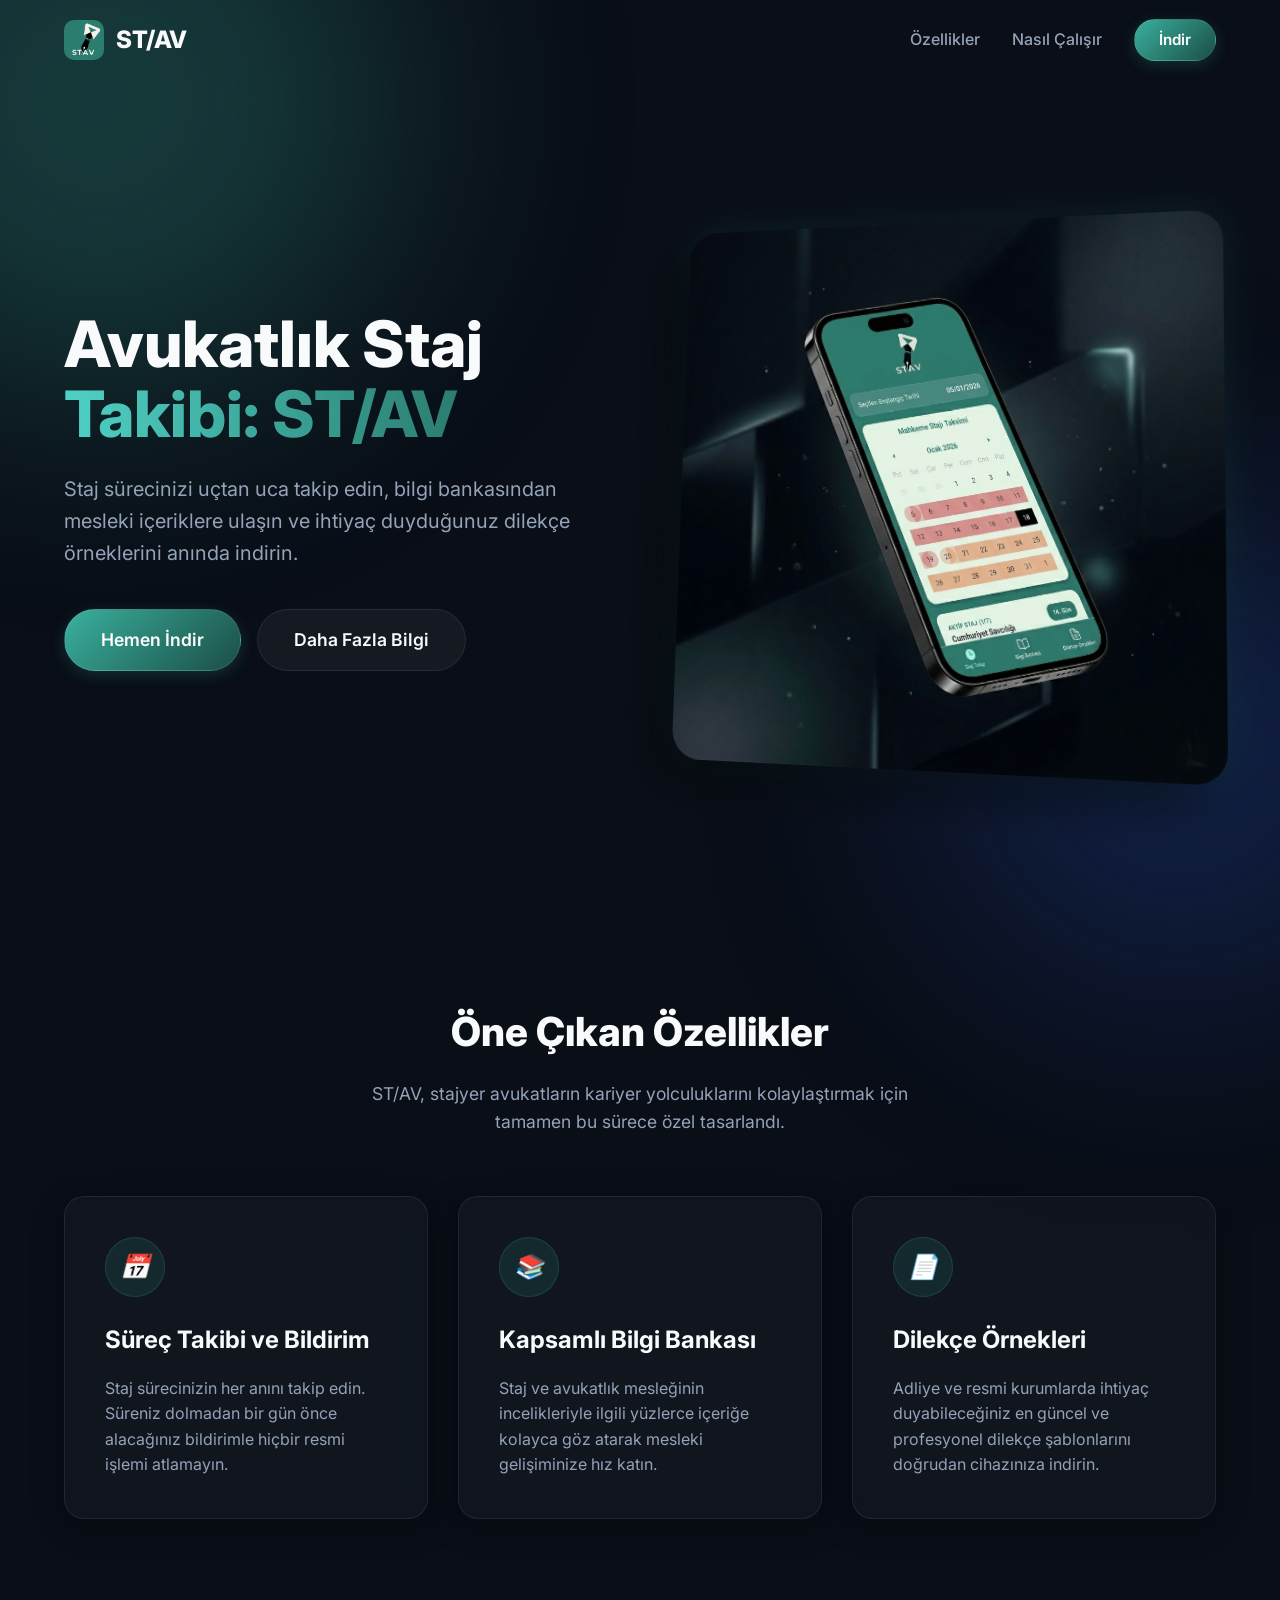
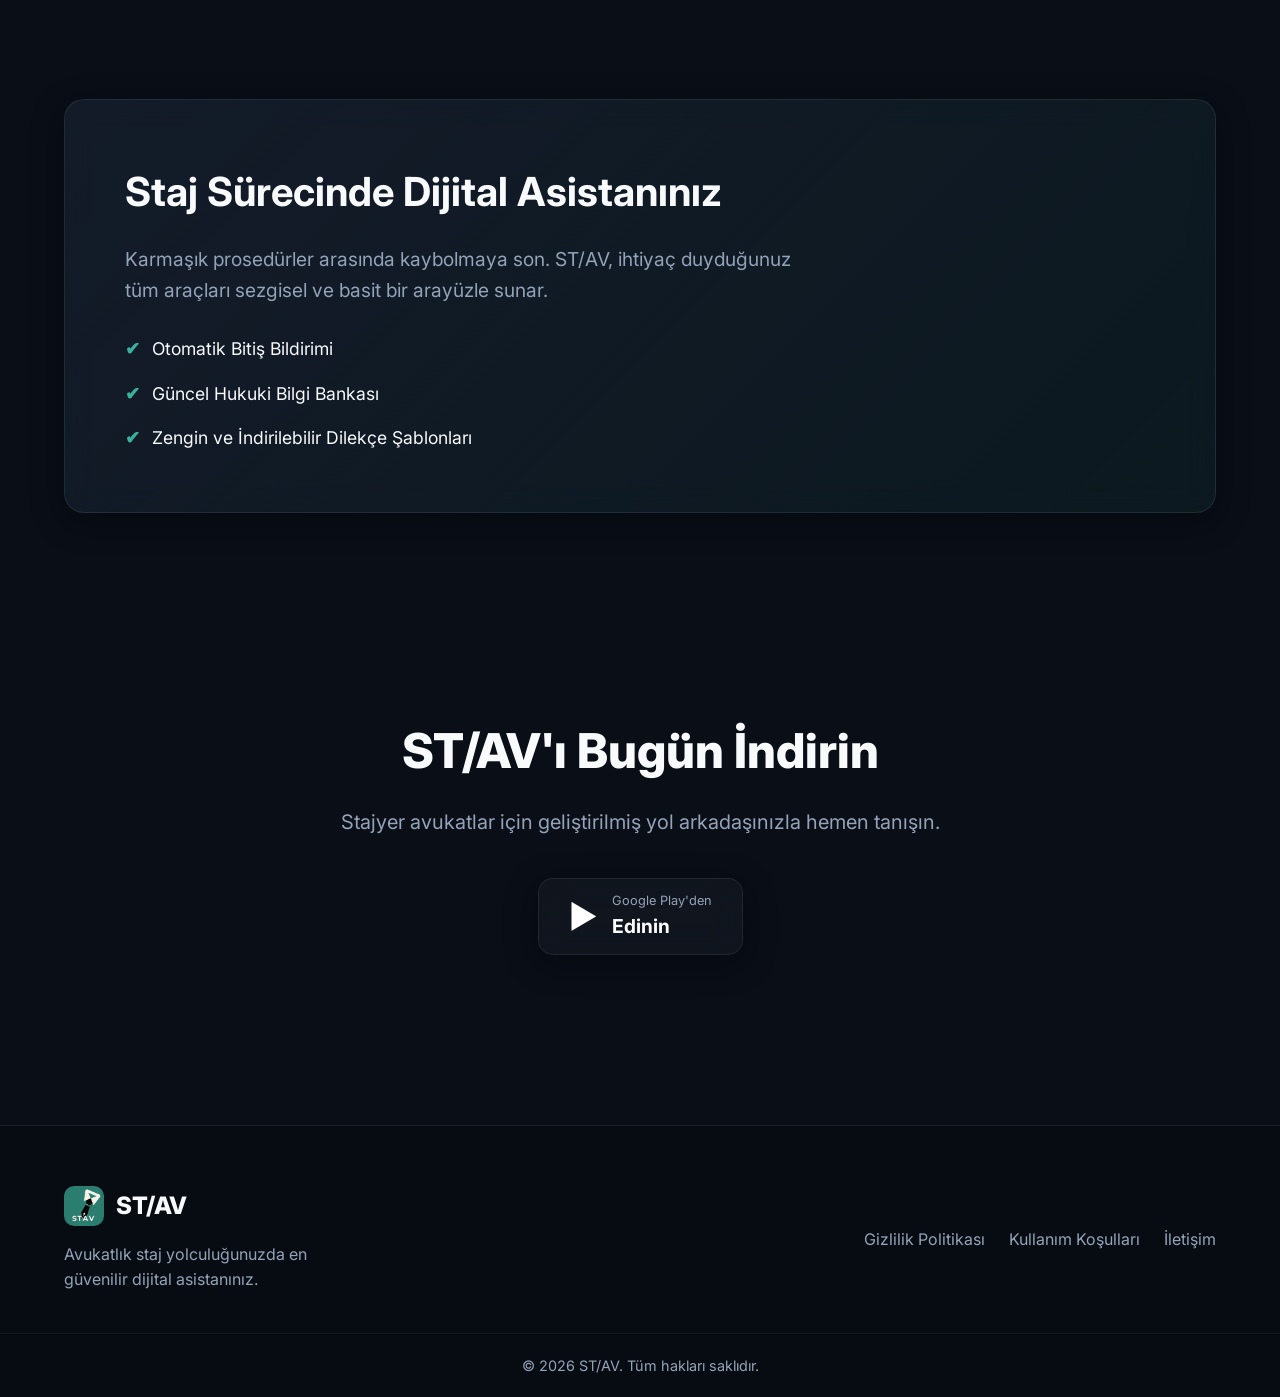
<file: index.html>
<!DOCTYPE html>
<html lang="tr">

<head>
    <meta charset="UTF-8">
    <meta name="viewport" content="width=device-width, initial-scale=1.0">
    <meta name="google-site-verification" content="RLGcofrly5GuJxAuAfyYXHSe_fTHsqqPBEHUUIoNhHA" />
    <title>ST/AV - Avukatlık Staj Takip Uygulaması</title>
    <link rel="preconnect" href="https://fonts.googleapis.com">
    <link rel="preconnect" href="https://fonts.gstatic.com" crossorigin>
    <link href="https://fonts.googleapis.com/css2?family=Inter:wght@300;400;600;800&display=swap" rel="stylesheet">
    <link rel="stylesheet" href="style.css">
</head>

<body>
    <div class="bg-glow glow-1"></div>
    <div class="bg-glow glow-2"></div>

    <header class="glass-header">
        <div class="container nav-container">
            <a href="#" class="logo-wrapper">
                <img src="image/storeLogo_512x512.png" alt="ST/AV Logo" class="logo-img">
                <span class="logo-text">ST/AV</span>
            </a>
            <div class="menu-toggle"><span class="bar"></span><span class="bar"></span><span class="bar"></span></div>
            <nav class="nav-links">
                <a href="#features">Özellikler</a>
                <a href="#how-it-works">Nasıl Çalışır</a>
                <a href="#download" class="btn-primary-small">İndir</a>
            </nav>
        </div>
    </header>

    <main>
        <section id="hero" class="hero-section container">
            <div class="hero-content animate-on-scroll">
                <h1>Avukatlık Staj<br><span class="text-gradient">Takibi: ST/AV</span></h1>
                <p>Staj sürecinizi uçtan uca takip edin, bilgi bankasından mesleki içeriklere ulaşın ve ihtiyaç
                    duyduğunuz dilekçe örneklerini anında indirin.</p>
                <div class="hero-buttons">
                    <a href="#download" class="btn-primary">Hemen İndir</a>
                    <a href="#features" class="btn-secondary">Daha Fazla Bilgi</a>
                </div>
            </div>
            <div class="hero-image-wrapper animate-on-scroll delay-1">
                <img src="image/mockup.png" alt="ST/AV App Mockup" class="hero-mockup">
            </div>
        </section>

        <section id="features" class="features-section container animate-on-scroll">
            <div class="section-title">
                <h2>Öne Çıkan Özellikler</h2>
                <p>ST/AV, stajyer avukatların kariyer yolculuklarını kolaylaştırmak için tamamen bu sürece özel
                    tasarlandı.</p>
            </div>

            <div class="features-grid">
                <div class="feature-card glass-panel">
                    <div class="icon-circle">
                        <i>📅</i>
                    </div>
                    <h3>Süreç Takibi ve Bildirim</h3>
                    <p>Staj sürecinizin her anını takip edin. Süreniz dolmadan bir gün önce alacağınız bildirimle hiçbir
                        resmi işlemi atlamayın.</p>
                </div>
                <div class="feature-card glass-panel">
                    <div class="icon-circle">
                        <i>📚</i>
                    </div>
                    <h3>Kapsamlı Bilgi Bankası</h3>
                    <p>Staj ve avukatlık mesleğinin incelikleriyle ilgili yüzlerce içeriğe kolayca göz atarak mesleki
                        gelişiminize hız katın.</p>
                </div>
                <div class="feature-card glass-panel">
                    <div class="icon-circle">
                        <i>📄</i>
                    </div>
                    <h3>Dilekçe Örnekleri</h3>
                    <p>Adliye ve resmi kurumlarda ihtiyaç duyabileceğiniz en güncel ve profesyonel dilekçe şablonlarını
                        doğrudan cihazınıza indirin.</p>
                </div>
            </div>
        </section>

        <section id="how-it-works" class="highlight-section container animate-on-scroll">
            <div class="glass-panel highlight-panel">
                <div class="highlight-text">
                    <h2>Staj Sürecinde Dijital Asistanınız</h2>
                    <p>Karmaşık prosedürler arasında kaybolmaya son. ST/AV, ihtiyaç duyduğunuz tüm araçları sezgisel ve
                        basit bir arayüzle sunar.</p>
                    <ul class="check-list">
                        <li><span>✔</span> Otomatik Bitiş Bildirimi</li>
                        <li><span>✔</span> Güncel Hukuki Bilgi Bankası</li>
                        <li><span>✔</span> Zengin ve İndirilebilir Dilekçe Şablonları</li>
                    </ul>
                </div>
            </div>
        </section>

        <section id="download" class="cta-section container animate-on-scroll">
            <h2>ST/AV'ı Bugün İndirin</h2>
            <p>Stajyer avukatlar için geliştirilmiş yol arkadaşınızla hemen tanışın.</p>
            <div class="store-buttons">
                <!-- <button class="store-btn glass-panel">
                    <div class="store-icon">🍎</div>
                    <div class="store-text">
                        <span>App Store'dan</span>
                        <strong>İndirin</strong>
                    </div>
                </button> -->
                <a href="https://play.google.com/store/apps/details?id=com.enssyyss.stav" target="_blank"
                    rel="noopener noreferrer" class="store-btn glass-panel" style="text-decoration: none;">
                    <div class="store-icon">▶️</div>
                    <div class="store-text">
                        <span>Google Play'den</span>
                        <strong>Edinin</strong>
                    </div>
                </a>
            </div>
        </section>
    </main>

    <footer class="footer-section">
        <div class="container footer-content">
            <div class="footer-left">
                <a href="index.html" class="logo-wrapper">
                    <img src="image/storeLogo_512x512.png" alt="ST/AV Logo" class="logo-img">
                    <span class="logo-text">ST/AV</span>
                </a>
                <p>Avukatlık staj yolculuğunuzda en güvenilir dijital asistanınız.</p>
            </div>
            <div class="footer-links">
                <a href="gizlilik.html">Gizlilik Politikası</a>
                <a href="kosullar.html">Kullanım Koşulları</a>
                <a href="iletisim.html">İletişim</a>
            </div>
        </div>
        <div class="footer-bottom">
            <p>&copy; 2026 ST/AV. Tüm hakları saklıdır.</p>
        </div>
    </footer>

    <script src="script.js"></script>
</body>

</html>
</file>
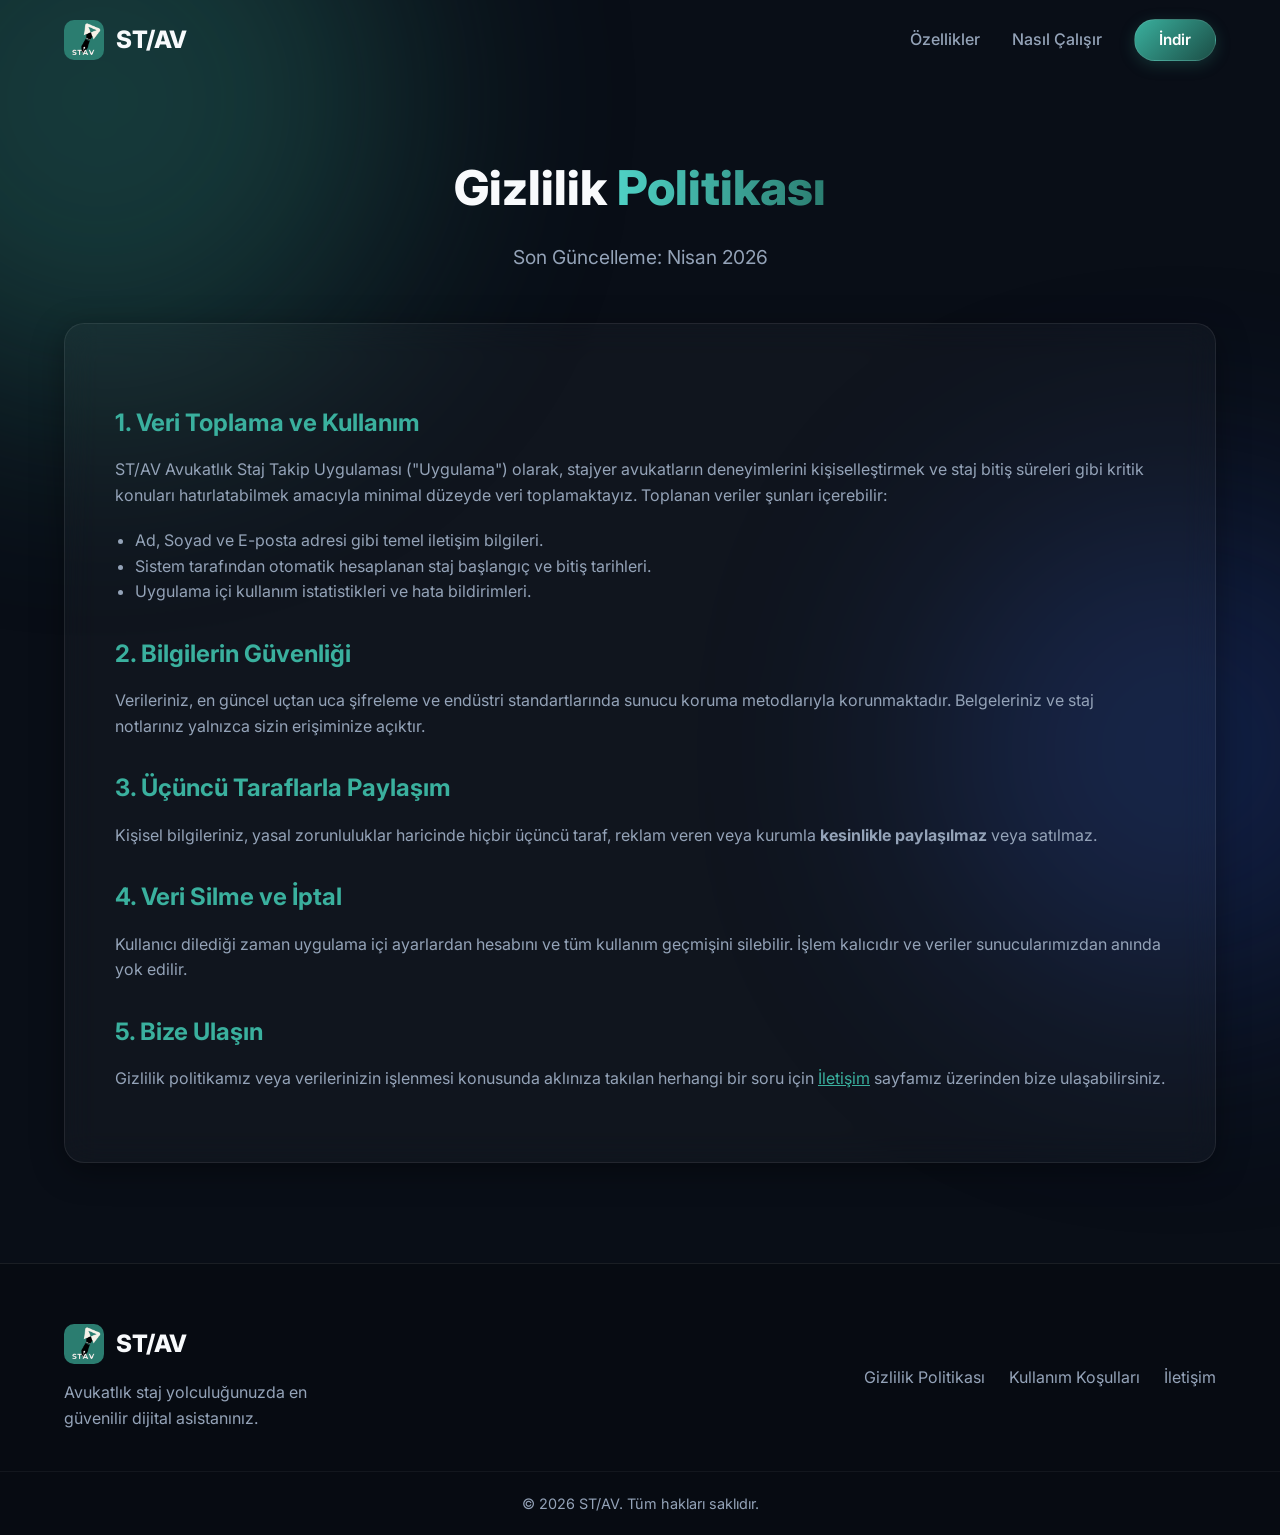
<file: gizlilik.html>
<!DOCTYPE html>
<html lang="tr">
<head>
    <meta charset="UTF-8">
    <meta name="viewport" content="width=device-width, initial-scale=1.0">
    <title>Gizlilik Politikası - ST/AV</title>
    <link rel="preconnect" href="https://fonts.googleapis.com">
    <link rel="preconnect" href="https://fonts.gstatic.com" crossorigin>
    <link href="https://fonts.googleapis.com/css2?family=Inter:wght@300;400;600;800&display=swap" rel="stylesheet">
    <link rel="stylesheet" href="style.css">
</head>
<body>
    <div class="bg-glow glow-1"></div>
    <div class="bg-glow glow-2"></div>

    <header class="glass-header">
        <div class="container nav-container">
            <a href="index.html" class="logo-wrapper">
                <img src="image/storeLogo_512x512.png" alt="ST/AV Logo" class="logo-img">
                <span class="logo-text">ST/AV</span>
            </a>
            <div class="menu-toggle"><span class="bar"></span><span class="bar"></span><span class="bar"></span></div>
            <nav class="nav-links">
                <a href="index.html#features">Özellikler</a>
                <a href="index.html#how-it-works">Nasıl Çalışır</a>
                <a href="index.html#download" class="btn-primary-small">İndir</a>
            </nav>
        </div>
    </header>

    <main>
        <section class="page-header container animate-on-scroll">
            <h1>Gizlilik <span class="text-gradient">Politikası</span></h1>
            <p style="color: var(--color-text-muted); font-size: 1.2rem; margin-top: 15px;">Son Güncelleme: Nisan 2026</p>
        </section>

        <section class="container animate-on-scroll delay-1">
            <div class="glass-panel content-panel">
                <h2>1. Veri Toplama ve Kullanım</h2>
                <p>ST/AV Avukatlık Staj Takip Uygulaması ("Uygulama") olarak, stajyer avukatların deneyimlerini kişiselleştirmek ve staj bitiş süreleri gibi kritik konuları hatırlatabilmek amacıyla minimal düzeyde veri toplamaktayız. Toplanan veriler şunları içerebilir:</p>
                <ul>
                    <li>Ad, Soyad ve E-posta adresi gibi temel iletişim bilgileri.</li>
                    <li>Sistem tarafından otomatik hesaplanan staj başlangıç ve bitiş tarihleri.</li>
                    <li>Uygulama içi kullanım istatistikleri ve hata bildirimleri.</li>
                </ul>

                <h2>2. Bilgilerin Güvenliği</h2>
                <p>Verileriniz, en güncel uçtan uca şifreleme ve endüstri standartlarında sunucu koruma metodlarıyla korunmaktadır. Belgeleriniz ve staj notlarınız yalnızca sizin erişiminize açıktır.</p>

                <h2>3. Üçüncü Taraflarla Paylaşım</h2>
                <p>Kişisel bilgileriniz, yasal zorunluluklar haricinde hiçbir üçüncü taraf, reklam veren veya kurumla <strong>kesinlikle paylaşılmaz</strong> veya satılmaz.</p>

                <h2>4. Veri Silme ve İptal</h2>
                <p>Kullanıcı dilediği zaman uygulama içi ayarlardan hesabını ve tüm kullanım geçmişini silebilir. İşlem kalıcıdır ve veriler sunucularımızdan anında yok edilir.</p>
                
                <h2>5. Bize Ulaşın</h2>
                <p>Gizlilik politikamız veya verilerinizin işlenmesi konusunda aklınıza takılan herhangi bir soru için <a href="iletisim.html" style="color: var(--color-primary-light);">İletişim</a> sayfamız üzerinden bize ulaşabilirsiniz.</p>
            </div>
        </section>
    </main>

    <footer class="footer-section">
        <div class="container footer-content">
            <div class="footer-left">
                <a href="index.html" class="logo-wrapper">
                    <img src="image/storeLogo_512x512.png" alt="ST/AV Logo" class="logo-img">
                    <span class="logo-text">ST/AV</span>
                </a>
                <p>Avukatlık staj yolculuğunuzda en güvenilir dijital asistanınız.</p>
            </div>
            <div class="footer-links">
                <a href="gizlilik.html">Gizlilik Politikası</a>
                <a href="kosullar.html">Kullanım Koşulları</a>
                <a href="iletisim.html">İletişim</a>
            </div>
        </div>
        <div class="footer-bottom">
            <p>&copy; 2026 ST/AV. Tüm hakları saklıdır.</p>
        </div>
    </footer>

    <script src="script.js"></script>
</body>
</html>
</file>
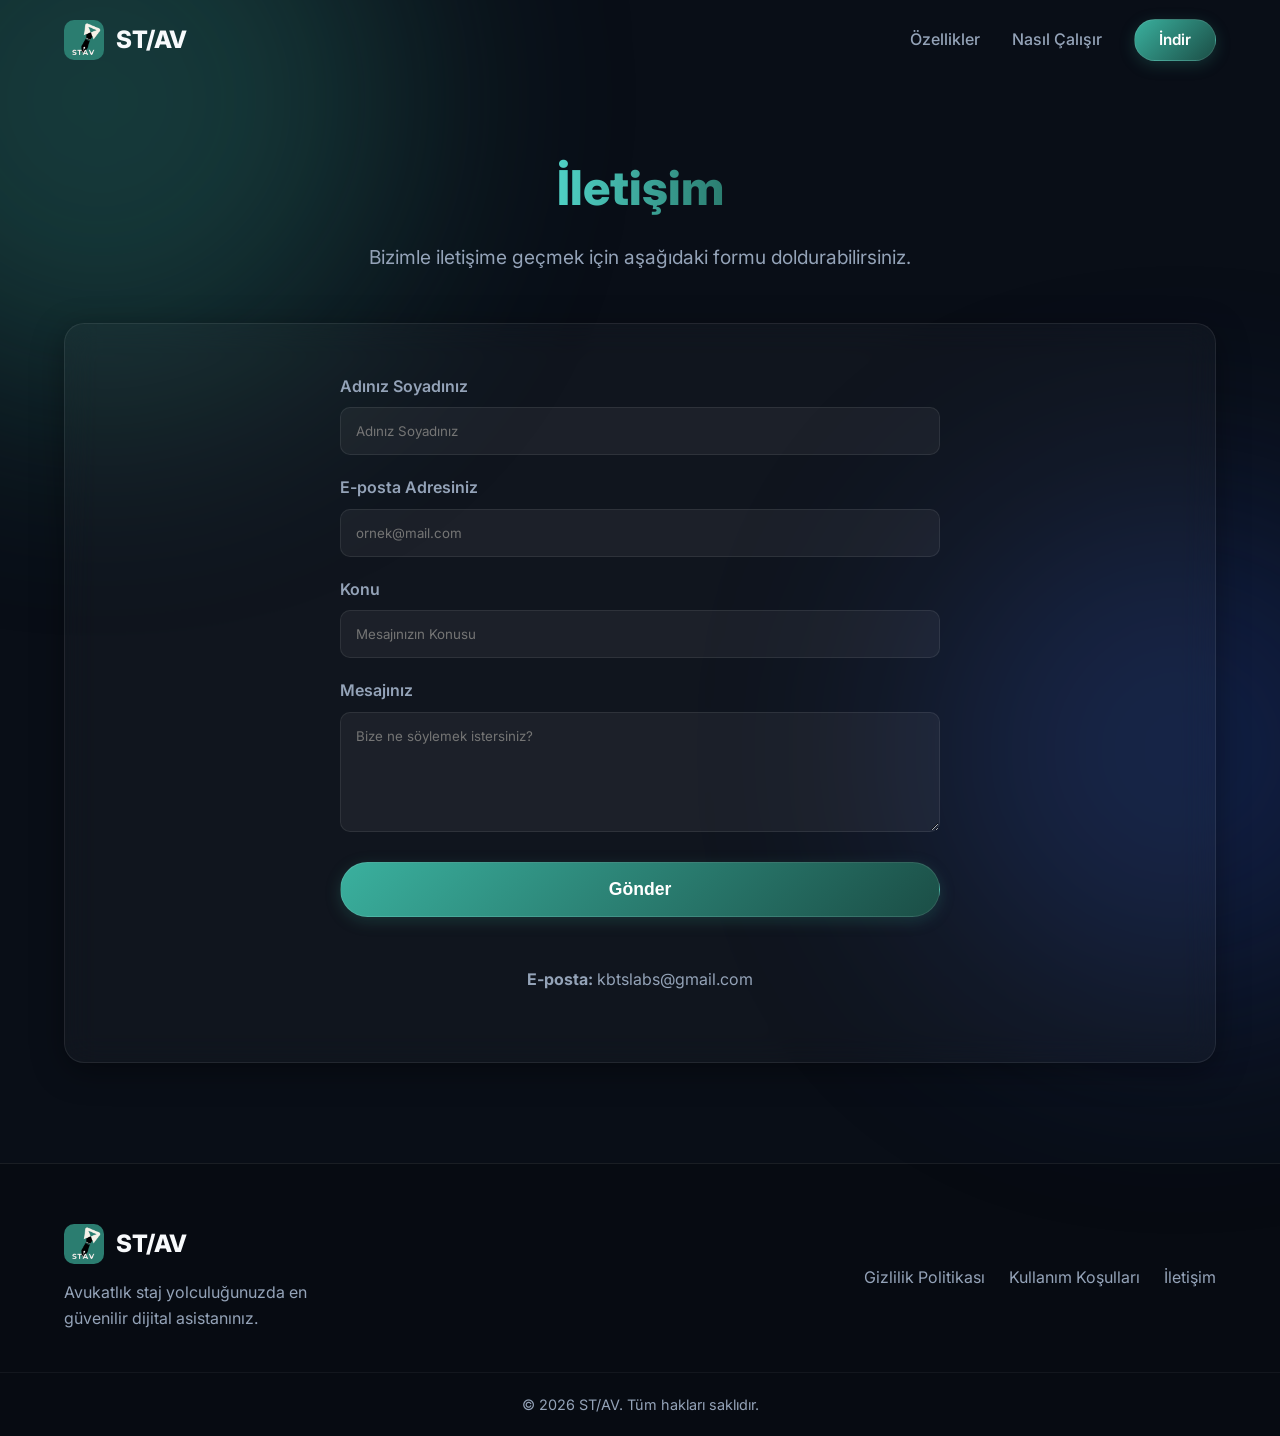
<file: iletisim.html>
<!DOCTYPE html>
<html lang="tr">

<head>
    <meta charset="UTF-8">
    <meta name="viewport" content="width=device-width, initial-scale=1.0">
    <title>İletişim - ST/AV</title>
    <link rel="preconnect" href="https://fonts.googleapis.com">
    <link rel="preconnect" href="https://fonts.gstatic.com" crossorigin>
    <link href="https://fonts.googleapis.com/css2?family=Inter:wght@300;400;600;800&display=swap" rel="stylesheet">
    <link rel="stylesheet" href="style.css">
</head>

<body>
    <div class="bg-glow glow-1"></div>
    <div class="bg-glow glow-2"></div>

    <header class="glass-header">
        <div class="container nav-container">
            <a href="index.html" class="logo-wrapper">
                <img src="image/storeLogo_512x512.png" alt="ST/AV Logo" class="logo-img">
                <span class="logo-text">ST/AV</span>
            </a>
            <div class="menu-toggle"><span class="bar"></span><span class="bar"></span><span class="bar"></span></div>
            <nav class="nav-links">
                <a href="index.html#features">Özellikler</a>
                <a href="index.html#how-it-works">Nasıl Çalışır</a>
                <a href="index.html#download" class="btn-primary-small">İndir</a>
            </nav>
        </div>
    </header>

    <main>
        <section class="page-header container animate-on-scroll">
            <h1><span class="text-gradient">İletişim</span></h1>
            <p style="color: var(--color-text-muted); font-size: 1.2rem; margin-top: 15px;">Bizimle iletişime geçmek
                için aşağıdaki formu doldurabilirsiniz.</p>
        </section>

        <section class="container animate-on-scroll delay-1">
            <div class="glass-panel content-panel" style="text-align: center;">
                <form class="contact-form">
                    <div class="form-group">
                        <label for="name">Adınız Soyadınız</label>
                        <input type="text" id="name" class="form-control" placeholder="Adınız Soyadınız">
                    </div>
                    <div class="form-group">
                        <label for="email">E-posta Adresiniz</label>
                        <input type="email" id="email" class="form-control" placeholder="ornek@mail.com">
                    </div>
                    <div class="form-group">
                        <label for="subject">Konu</label>
                        <input type="text" id="subject" class="form-control" placeholder="Mesajınızın Konusu">
                    </div>
                    <div class="form-group">
                        <label for="message">Mesajınız</label>
                        <textarea id="message" class="form-control"
                            placeholder="Bize ne söylemek istersiniz?"></textarea>
                    </div>
                    <button type="button" class="btn-primary" style="margin-top: 10px; width: 100%;">Gönder</button>
                </form>

                <div style="margin-top: 50px; color: var(--color-text-muted);">
                    <p><strong>E-posta:</strong> kbtslabs@gmail.com</p>
                    <!-- <p><strong>Adres:</strong> Hukuk Plaza, Adalet Mahallesi No:1, İstanbul / Türkiye</p> -->
                </div>
            </div>
        </section>
    </main>

    <footer class="footer-section">
        <div class="container footer-content">
            <div class="footer-left">
                <a href="index.html" class="logo-wrapper">
                    <img src="image/storeLogo_512x512.png" alt="ST/AV Logo" class="logo-img">
                    <span class="logo-text">ST/AV</span>
                </a>
                <p>Avukatlık staj yolculuğunuzda en güvenilir dijital asistanınız.</p>
            </div>
            <div class="footer-links">
                <a href="gizlilik.html">Gizlilik Politikası</a>
                <a href="kosullar.html">Kullanım Koşulları</a>
                <a href="iletisim.html">İletişim</a>
            </div>
        </div>
        <div class="footer-bottom">
            <p>&copy; 2026 ST/AV. Tüm hakları saklıdır.</p>
        </div>
    </footer>

    <script src="script.js"></script>
</body>

</html>
</file>
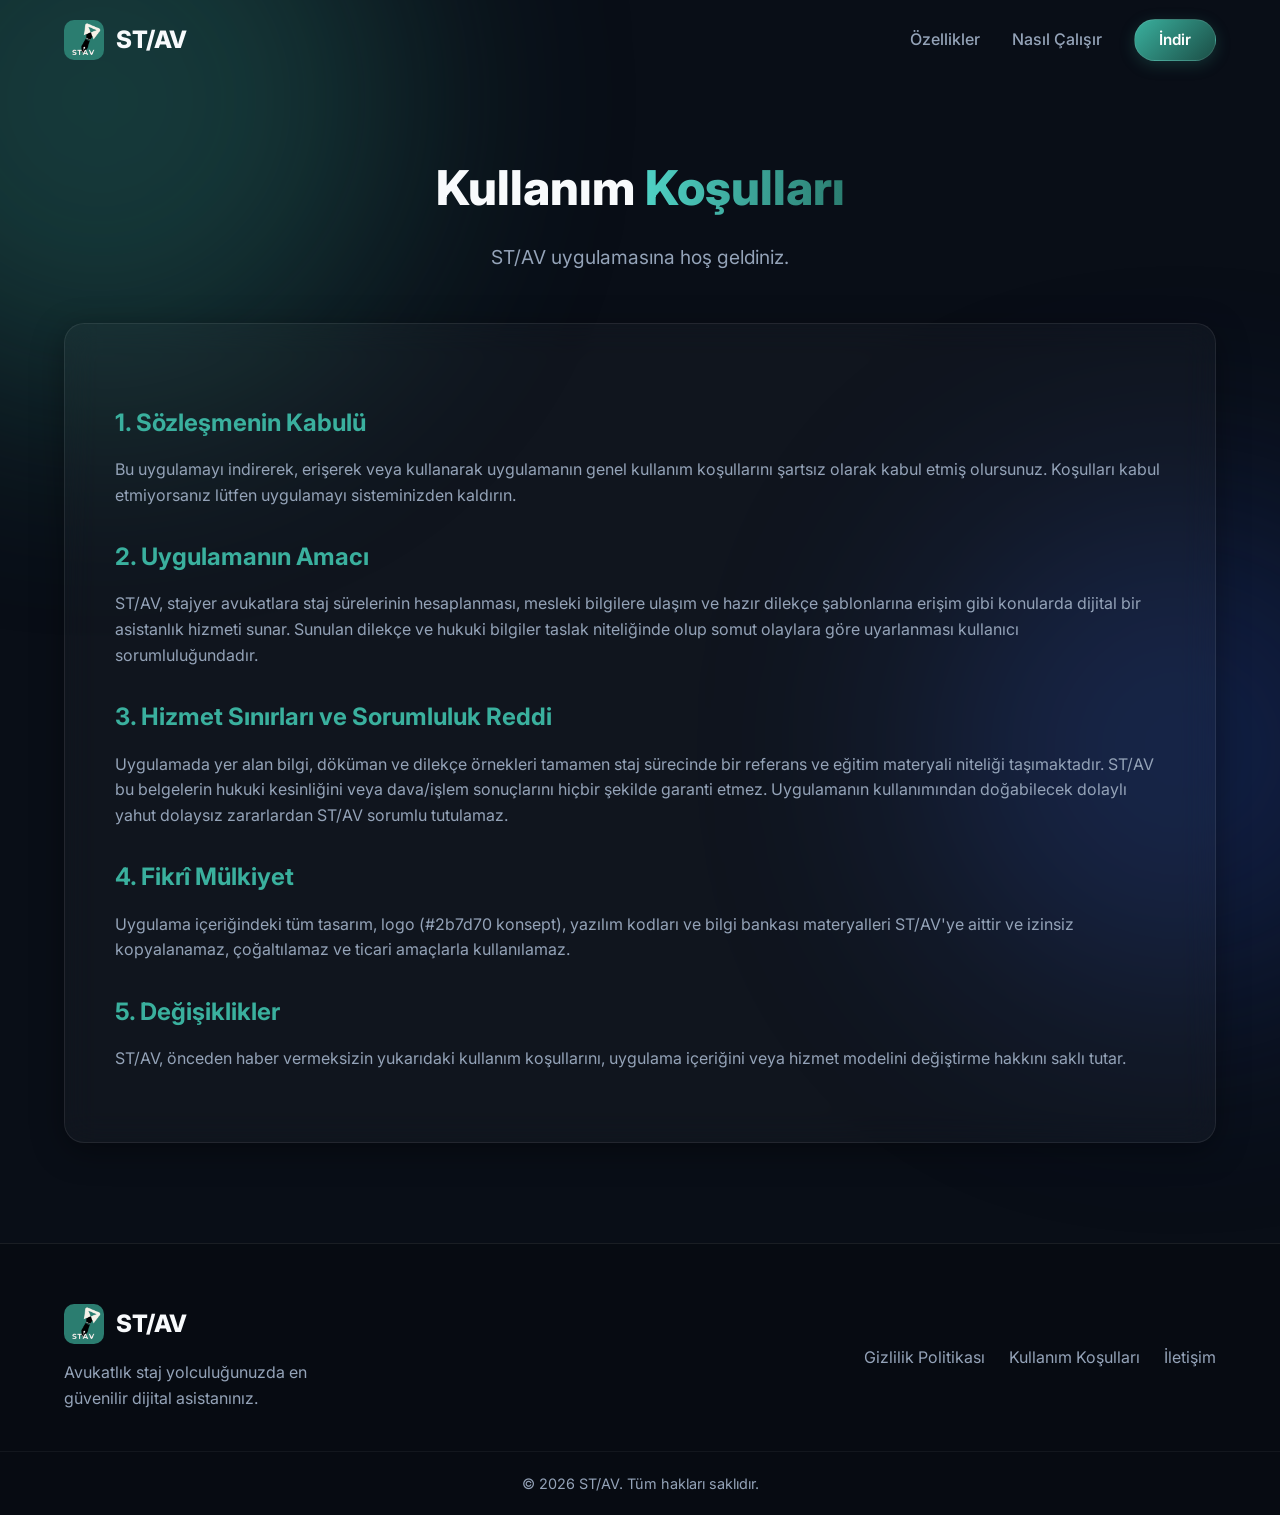
<file: kosullar.html>
<!DOCTYPE html>
<html lang="tr">
<head>
    <meta charset="UTF-8">
    <meta name="viewport" content="width=device-width, initial-scale=1.0">
    <title>Kullanım Koşulları - ST/AV</title>
    <link rel="preconnect" href="https://fonts.googleapis.com">
    <link rel="preconnect" href="https://fonts.gstatic.com" crossorigin>
    <link href="https://fonts.googleapis.com/css2?family=Inter:wght@300;400;600;800&display=swap" rel="stylesheet">
    <link rel="stylesheet" href="style.css">
</head>
<body>
    <div class="bg-glow glow-1"></div>
    <div class="bg-glow glow-2"></div>

    <header class="glass-header">
        <div class="container nav-container">
            <a href="index.html" class="logo-wrapper">
                <img src="image/storeLogo_512x512.png" alt="ST/AV Logo" class="logo-img">
                <span class="logo-text">ST/AV</span>
            </a>
            <div class="menu-toggle"><span class="bar"></span><span class="bar"></span><span class="bar"></span></div>
            <nav class="nav-links">
                <a href="index.html#features">Özellikler</a>
                <a href="index.html#how-it-works">Nasıl Çalışır</a>
                <a href="index.html#download" class="btn-primary-small">İndir</a>
            </nav>
        </div>
    </header>

    <main>
        <section class="page-header container animate-on-scroll">
            <h1>Kullanım <span class="text-gradient">Koşulları</span></h1>
            <p style="color: var(--color-text-muted); font-size: 1.2rem; margin-top: 15px;">ST/AV uygulamasına hoş geldiniz.</p>
        </section>

        <section class="container animate-on-scroll delay-1">
            <div class="glass-panel content-panel">
                <h2>1. Sözleşmenin Kabulü</h2>
                <p>Bu uygulamayı indirerek, erişerek veya kullanarak uygulamanın genel kullanım koşullarını şartsız olarak kabul etmiş olursunuz. Koşulları kabul etmiyorsanız lütfen uygulamayı sisteminizden kaldırın.</p>

                <h2>2. Uygulamanın Amacı</h2>
                <p>ST/AV, stajyer avukatlara staj sürelerinin hesaplanması, mesleki bilgilere ulaşım ve hazır dilekçe şablonlarına erişim gibi konularda dijital bir asistanlık hizmeti sunar. Sunulan dilekçe ve hukuki bilgiler taslak niteliğinde olup somut olaylara göre uyarlanması kullanıcı sorumluluğundadır.</p>

                <h2>3. Hizmet Sınırları ve Sorumluluk Reddi</h2>
                <p>Uygulamada yer alan bilgi, döküman ve dilekçe örnekleri tamamen staj sürecinde bir referans ve eğitim materyali niteliği taşımaktadır. ST/AV bu belgelerin hukuki kesinliğini veya dava/işlem sonuçlarını hiçbir şekilde garanti etmez. Uygulamanın kullanımından doğabilecek dolaylı yahut dolaysız zararlardan ST/AV sorumlu tutulamaz.</p>

                <h2>4. Fikrî Mülkiyet</h2>
                <p>Uygulama içeriğindeki tüm tasarım, logo (#2b7d70 konsept), yazılım kodları ve bilgi bankası materyalleri ST/AV'ye aittir ve izinsiz kopyalanamaz, çoğaltılamaz ve ticari amaçlarla kullanılamaz.</p>

                <h2>5. Değişiklikler</h2>
                <p>ST/AV, önceden haber vermeksizin yukarıdaki kullanım koşullarını, uygulama içeriğini veya hizmet modelini değiştirme hakkını saklı tutar.</p>
                
            </div>
        </section>
    </main>

    <footer class="footer-section">
        <div class="container footer-content">
            <div class="footer-left">
                <a href="index.html" class="logo-wrapper">
                    <img src="image/storeLogo_512x512.png" alt="ST/AV Logo" class="logo-img">
                    <span class="logo-text">ST/AV</span>
                </a>
                <p>Avukatlık staj yolculuğunuzda en güvenilir dijital asistanınız.</p>
            </div>
            <div class="footer-links">
                <a href="gizlilik.html">Gizlilik Politikası</a>
                <a href="kosullar.html">Kullanım Koşulları</a>
                <a href="iletisim.html">İletişim</a>
            </div>
        </div>
        <div class="footer-bottom">
            <p>&copy; 2026 ST/AV. Tüm hakları saklıdır.</p>
        </div>
    </footer>

    <script src="script.js"></script>
</body>
</html>
</file>
<file: style.css>
/* Reset and Variables */
:root {
    --color-primary: #2b7d70; /* Brand Color */
    --color-primary-light: #3ab09e;
    --color-primary-dark: #1b4e46;
    --color-bg: #090e17; /* Very Dark Slate */
    --color-text: #f8fafc;
    --color-text-muted: #94a3b8;
    
    --glass-bg: rgba(255, 255, 255, 0.03);
    --glass-border: rgba(255, 255, 255, 0.08);
    --glass-shadow: 0 8px 32px 0 rgba(0, 0, 0, 0.37);
    
    --transition-smooth: all 0.4s cubic-bezier(0.25, 1, 0.5, 1);
}

* {
    margin: 0;
    padding: 0;
    box-sizing: border-box;
}

html {
    scroll-behavior: smooth;
}

body {
    font-family: 'Inter', sans-serif;
    background-color: var(--color-bg);
    color: var(--color-text);
    overflow-x: hidden;
    line-height: 1.6;
}

.container {
    max-width: 1200px;
    margin: 0 auto;
    padding: 0 24px;
}

/* Background Glow Effects */
.bg-glow {
    position: fixed;
    border-radius: 50%;
    filter: blur(120px);
    z-index: -1;
    opacity: 0.4;
    pointer-events: none;
}

.glow-1 {
    width: 600px;
    height: 600px;
    background: var(--color-primary);
    top: -200px;
    left: -200px;
}

.glow-2 {
    width: 500px;
    height: 500px;
    background: #1e3a8a; /* Deep blue to mix with teal */
    bottom: -100px;
    right: -150px;
}

/* Glassmorphism Utilities */
.glass-panel {
    background: var(--glass-bg);
    backdrop-filter: blur(16px);
    -webkit-backdrop-filter: blur(16px);
    border: 1px solid var(--glass-border);
    border-radius: 20px;
    box-shadow: var(--glass-shadow);
}

/* Header & Nav */
.glass-header {
    position: fixed;
    top: 0;
    left: 0;
    width: 100%;
    z-index: 1000;
    transition: var(--transition-smooth);
    border-bottom: 1px solid transparent;
}

.glass-header.scrolled {
    background: rgba(9, 14, 23, 0.8);
    backdrop-filter: blur(20px);
    border-bottom: 1px solid var(--glass-border);
    padding: 10px 0;
}

.nav-container {
    display: flex;
    justify-content: space-between;
    align-items: center;
    height: 80px;
    transition: height 0.3s;
}

.glass-header.scrolled .nav-container {
    height: 60px;
}

.logo-wrapper {
    display: flex;
    align-items: center;
    gap: 12px;
    text-decoration: none;
    color: var(--color-text);
}

.logo-img {
    width: 40px;
    height: 40px;
    border-radius: 10px;
    object-fit: contain;
}

.logo-text {
    font-weight: 800;
    font-size: 1.5rem;
    letter-spacing: -0.5px;
}

.nav-links {
    display: flex;
    align-items: center;
    gap: 32px;
}

.nav-links a:not(.btn-primary-small) {
    color: var(--color-text-muted);
    text-decoration: none;
    font-weight: 500;
    transition: color 0.3s ease;
}

.nav-links a:not(.btn-primary-small):hover {
    color: var(--color-text);
}

/* Buttons */
.btn-primary, .btn-primary-small {
    background: linear-gradient(135deg, var(--color-primary-light), var(--color-primary-dark));
    color: white;
    text-decoration: none;
    font-weight: 600;
    border-radius: 50px;
    box-shadow: 0 4px 15px rgba(43, 125, 112, 0.3);
    transition: var(--transition-smooth);
    border: 1px solid rgba(255,255,255,0.1);
}

.btn-primary-small {
    padding: 8px 24px;
    font-size: 0.95rem;
}

.btn-primary {
    padding: 16px 36px;
    font-size: 1.1rem;
    display: inline-block;
}

.btn-primary:hover, .btn-primary-small:hover {
    transform: translateY(-2px);
    box-shadow: 0 8px 25px rgba(43, 125, 112, 0.5);
    filter: brightness(1.1);
}

.btn-secondary {
    background: rgba(255, 255, 255, 0.05);
    color: var(--color-text);
    text-decoration: none;
    font-weight: 600;
    border-radius: 50px;
    padding: 16px 36px;
    font-size: 1.1rem;
    display: inline-block;
    border: 1px solid var(--glass-border);
    backdrop-filter: blur(10px);
    transition: var(--transition-smooth);
}

.btn-secondary:hover {
    background: rgba(255, 255, 255, 0.1);
    transform: translateY(-2px);
}

/* Hero Section */
.hero-section {
    padding-top: 180px;
    padding-bottom: 100px;
    min-height: 100vh;
    display: flex;
    align-items: center;
    justify-content: space-between;
    gap: 50px;
}

.hero-content {
    flex: 1;
    max-width: 600px;
}

.hero-content h1 {
    font-size: 4rem;
    line-height: 1.1;
    font-weight: 800;
    margin-bottom: 24px;
}

.text-gradient {
    background: linear-gradient(to right, #4fd1c5, var(--color-primary));
    -webkit-background-clip: text;
    -webkit-text-fill-color: transparent;
    background-clip: text;
}

.hero-content p {
    font-size: 1.25rem;
    color: var(--color-text-muted);
    margin-bottom: 40px;
}

.hero-buttons {
    display: flex;
    gap: 16px;
}

.hero-image-wrapper {
    flex: 1;
    display: flex;
    justify-content: center;
    perspective: 1000px;
}

.hero-mockup {
    max-width: 100%;
    height: auto;
    border-radius: 30px;
    transform: rotateY(-10deg) rotateX(5deg);
    box-shadow: -20px 20px 50px rgba(0,0,0,0.5), 0 0 40px rgba(43, 125, 112, 0.2);
    animation: float 6s ease-in-out infinite;
}

@keyframes float {
    0% { transform: rotateY(-10deg) rotateX(5deg) translateY(0px); }
    50% { transform: rotateY(-10deg) rotateX(5deg) translateY(-20px); }
    100% { transform: rotateY(-10deg) rotateX(5deg) translateY(0px); }
}

/* Section Common */
.section-title {
    text-align: center;
    margin-bottom: 60px;
}

.section-title h2 {
    font-size: 2.5rem;
    font-weight: 800;
    margin-bottom: 16px;
}

.section-title p {
    color: var(--color-text-muted);
    font-size: 1.1rem;
    max-width: 600px;
    margin: 0 auto;
}

/* Features Section */
.features-section {
    padding: 100px 24px;
}

.features-grid {
    display: grid;
    grid-template-columns: repeat(auto-fit, minmax(300px, 1fr));
    gap: 30px;
}

.feature-card {
    padding: 40px;
    transition: var(--transition-smooth);
}

.feature-card:hover {
    transform: translateY(-10px);
    background: rgba(255, 255, 255, 0.05);
    border-color: rgba(255, 255, 255, 0.15);
}

.icon-circle {
    width: 60px;
    height: 60px;
    background: rgba(43, 125, 112, 0.2);
    border-radius: 50%;
    display: flex;
    align-items: center;
    justify-content: center;
    font-size: 1.5rem;
    margin-bottom: 24px;
    border: 1px solid rgba(43, 125, 112, 0.3);
}

.feature-card h3 {
    font-size: 1.5rem;
    margin-bottom: 16px;
}

.feature-card p {
    color: var(--color-text-muted);
}

/* Highlight Section */
.highlight-section {
    padding: 80px 24px;
}

.highlight-panel {
    padding: 60px;
    background: linear-gradient(135deg, rgba(30, 41, 59, 0.5), rgba(43, 125, 112, 0.1));
}

.highlight-text h2 {
    font-size: 2.5rem;
    margin-bottom: 20px;
}

.highlight-text p {
    font-size: 1.2rem;
    color: var(--color-text-muted);
    margin-bottom: 30px;
    max-width: 700px;
}

.check-list {
    list-style: none;
    display: flex;
    flex-direction: column;
    gap: 16px;
}

.check-list li {
    font-size: 1.1rem;
    display: flex;
    align-items: center;
    gap: 12px;
}

.check-list span {
    color: var(--color-primary-light);
    font-weight: bold;
}

/* CTA Section / Download */
.cta-section {
    padding: 120px 24px;
    text-align: center;
}

.cta-section h2 {
    font-size: 3rem;
    font-weight: 800;
    margin-bottom: 16px;
}

.cta-section p {
    font-size: 1.25rem;
    color: var(--color-text-muted);
    margin-bottom: 40px;
}

.store-buttons {
    display: flex;
    justify-content: center;
    gap: 20px;
    flex-wrap: wrap;
}

.store-btn {
    display: flex;
    align-items: center;
    gap: 15px;
    padding: 12px 30px;
    border-radius: 15px;
    cursor: pointer;
    transition: var(--transition-smooth);
    color: white;
    text-align: left;
}

.store-btn:hover {
    transform: translateY(-5px) scale(1.02);
    background: rgba(255, 255, 255, 0.08);
}

.store-icon {
    font-size: 2rem;
}

.store-text {
    display: flex;
    flex-direction: column;
}

.store-text span {
    font-size: 0.8rem;
    color: var(--color-text-muted);
}

.store-text strong {
    font-size: 1.2rem;
}

/* Footer */
.footer-section {
    border-top: 1px solid var(--glass-border);
    padding: 60px 0 20px 0;
    background: rgba(0,0,0,0.2);
    margin-top: 50px;
}

.footer-content {
    display: flex;
    justify-content: space-between;
    flex-wrap: wrap;
    gap: 40px;
    margin-bottom: 40px;
}

.footer-left p {
    color: var(--color-text-muted);
    margin-top: 16px;
    max-width: 300px;
}

.footer-links {
    display: flex;
    gap: 24px;
    align-items: center;
}

.footer-links a {
    color: var(--color-text-muted);
    text-decoration: none;
    transition: color 0.3s;
}

.footer-links a:hover {
    color: var(--color-text);
}

.footer-bottom {
    text-align: center;
    border-top: 1px solid rgba(255,255,255,0.05);
    padding-top: 20px;
    color: var(--color-text-muted);
    font-size: 0.9rem;
}

/* Animations */
.animate-on-scroll {
    opacity: 0;
    transform: translateY(30px);
    transition: opacity 0.8s ease, transform 0.8s ease;
}

.animate-on-scroll.is-visible {
    opacity: 1;
    transform: translateY(0);
}

.delay-1 {
    transition-delay: 0.2s;
}

/* Mobile Menu Toggle */
.menu-toggle {
    display: none;
    flex-direction: column;
    gap: 6px;
    cursor: pointer;
    z-index: 1001;
}

.menu-toggle .bar {
    width: 25px;
    height: 3px;
    background-color: var(--color-text);
    transition: var(--transition-smooth);
    border-radius: 3px;
}

.menu-toggle.active .bar:nth-child(1) {
    transform: translateY(9px) rotate(45deg);
}

.menu-toggle.active .bar:nth-child(2) {
    opacity: 0;
}

.menu-toggle.active .bar:nth-child(3) {
    transform: translateY(-9px) rotate(-45deg);
}

/* Responsive */
@media (max-width: 900px) {
    .hero-section {
        flex-direction: column;
        padding-top: 120px;
        text-align: center;
    }
    
    .hero-buttons {
        justify-content: center;
    }
    
    .hero-content h1 {
        font-size: 3rem;
    }
    
    .menu-toggle {
        display: flex;
    }
    
    .nav-links {
        position: fixed;
        top: 0;
        left: 0;
        width: 100%;
        height: 100vh;
        background: rgba(9, 14, 23, 0.98);
        backdrop-filter: blur(20px);
        flex-direction: column;
        justify-content: center;
        align-items: center;
        transition: transform 0.4s ease;
        transform: translateY(-100%);
        z-index: 999;
    }
    
    .nav-links.active {
        transform: translateY(0);
    }
    
    .nav-links a {
        font-size: 1.5rem;
    }
    
    .hero-mockup {
        max-width: 80%;
    }
    
    .footer-content {
        flex-direction: column;
        align-items: center;
        text-align: center;
    }
    
    .footer-links {
        flex-direction: column;
        gap: 15px;
    }
    
    .content-panel {
        padding: 30px 20px;
    }
}

/* Inner Pages Styles */
.page-header {
    padding-top: 150px;
    padding-bottom: 50px;
    text-align: center;
}

.page-header h1 {
    font-size: 3rem;
    font-weight: 800;
}

.content-panel {
    padding: 50px;
    margin-bottom: 100px;
}

.content-panel h2 {
    margin-top: 30px;
    margin-bottom: 15px;
    color: var(--color-primary-light);
}

.content-panel p {
    margin-bottom: 20px;
    color: var(--color-text-muted);
}

.content-panel ul {
    margin-left: 20px;
    margin-bottom: 20px;
    color: var(--color-text-muted);
}

/* Contact form */
.contact-form {
    display: flex;
    flex-direction: column;
    gap: 20px;
    max-width: 600px;
    margin: 0 auto;
}

.form-group {
    display: flex;
    flex-direction: column;
    gap: 8px;
    text-align: left;
}

.form-group label {
    font-weight: 600;
    color: var(--color-text-muted);
}

.form-control {
    background: rgba(255, 255, 255, 0.05);
    border: 1px solid var(--glass-border);
    padding: 15px;
    border-radius: 10px;
    color: white;
    font-family: inherit;
    transition: var(--transition-smooth);
}

.form-control:focus {
    outline: none;
    border-color: var(--color-primary);
    background: rgba(43, 125, 112, 0.1);
}

textarea.form-control {
    resize: vertical;
    min-height: 120px;
}

/* Mobile Devices */
@media (max-width: 600px) {
    /* Texts */
    .hero-content h1 {
        font-size: 2.2rem;
    }
    
    .hero-content p {
        font-size: 1rem;
        margin-bottom: 30px;
    }

    .section-title h2, 
    .highlight-text h2,
    .cta-section h2,
    .page-header h1 {
        font-size: 2rem;
    }
    
    /* Buttons */
    .hero-buttons {
        flex-direction: column;
        width: 100%;
        gap: 12px;
    }
    
    .btn-primary, 
    .btn-secondary {
        width: 100%;
        text-align: center;
        padding: 14px 20px;
        font-size: 1rem;
    }

    /* Padding adjustments for mobile */
    .hero-section {
        padding-top: 100px;
        padding-bottom: 60px;
    }
    
    .features-section,
    .highlight-section,
    .cta-section {
        padding: 60px 16px;
    }
    
    .feature-card {
        padding: 25px;
    }
    
    .highlight-panel {
        padding: 30px 16px;
    }
    
    /* Store buttons */
    .store-buttons {
        flex-direction: column;
        width: 100%;
    }
    
    .store-btn {
        width: 100%;
        justify-content: center;
    }
}
</file>
